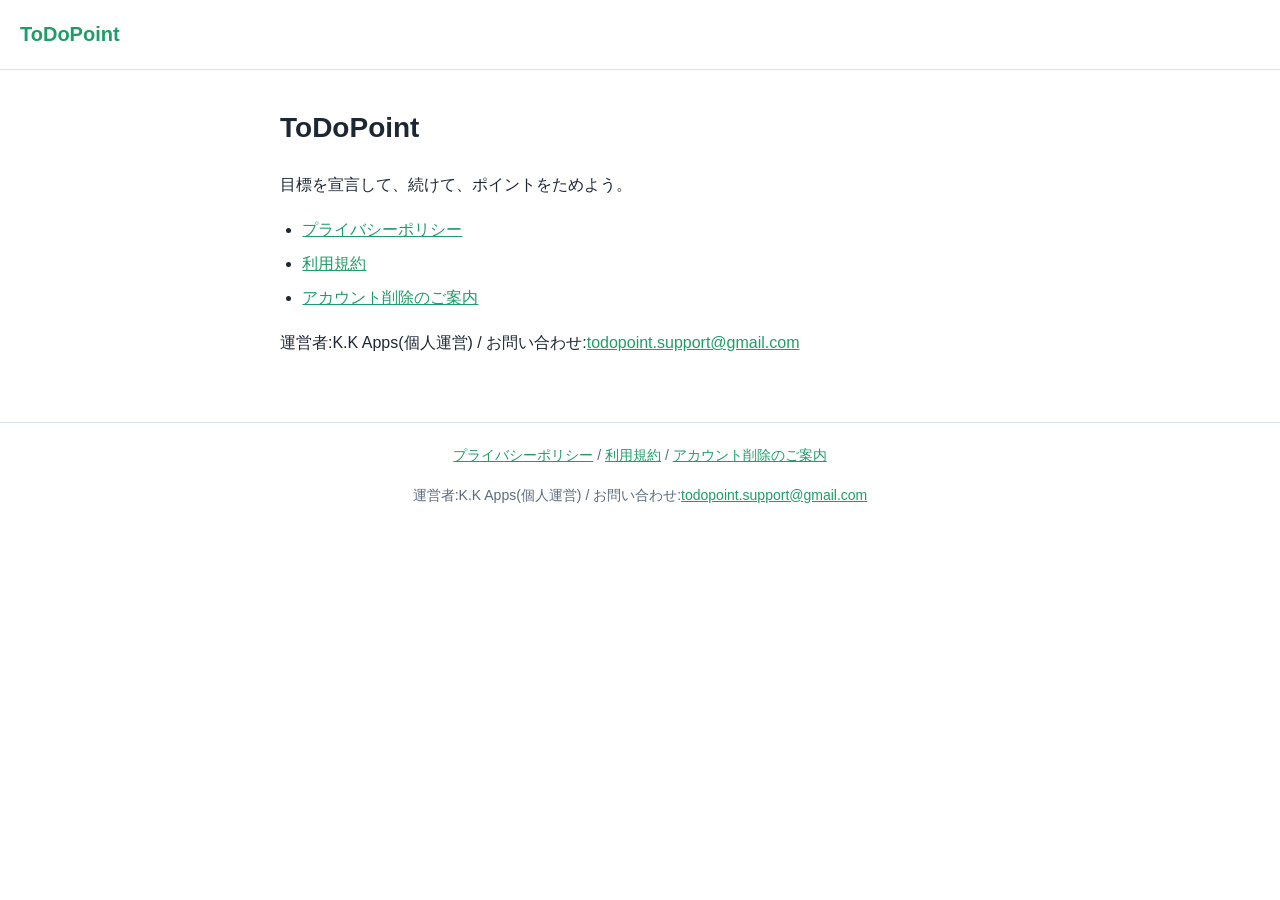
<file: index.html>
<!doctype html>
<html lang="ja">
<head>
<meta charset="utf-8">
<meta name="viewport" content="width=device-width, initial-scale=1">
<title>ToDoPoint | ToDoPoint</title>
<link rel="stylesheet" href="style.css">
</head>
<body>
<header><a href="./" class="brand">ToDoPoint</a></header>
<main>
<h1>ToDoPoint</h1>
<p>目標を宣言して、続けて、ポイントをためよう。</p>
<ul>
<li><a href="privacy.html">プライバシーポリシー</a></li>
<li><a href="terms.html">利用規約</a></li>
<li><a href="delete-account.html">アカウント削除のご案内</a></li>
</ul>
<p>運営者:K.K Apps(個人運営) / お問い合わせ:<a href="mailto:todopoint.support@gmail.com">todopoint.support@gmail.com</a></p>
</main>
<footer>
<nav><a href="privacy.html">プライバシーポリシー</a> / <a href="terms.html">利用規約</a> / <a href="delete-account.html">アカウント削除のご案内</a></nav>
<p>運営者:K.K Apps(個人運営) / お問い合わせ:<a href="mailto:todopoint.support@gmail.com">todopoint.support@gmail.com</a></p>
</footer>
</body>
</html>
</file>
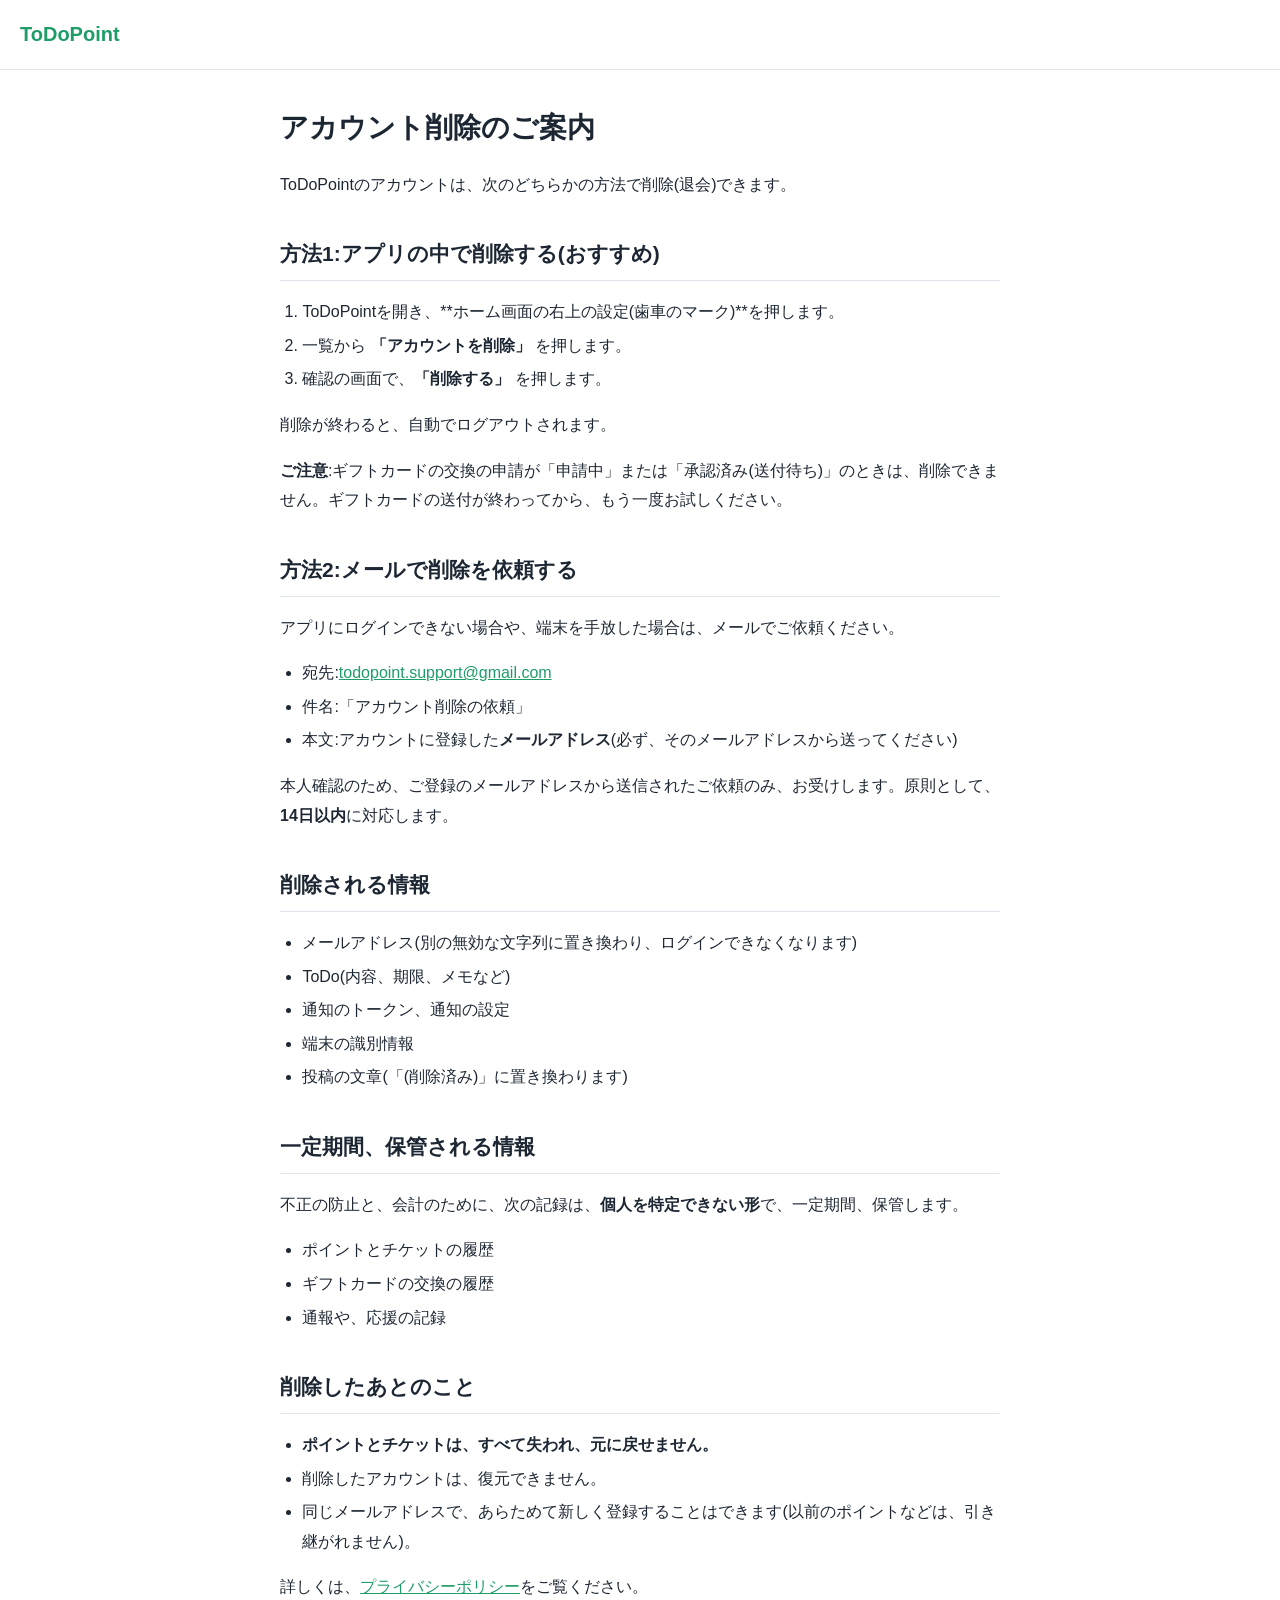
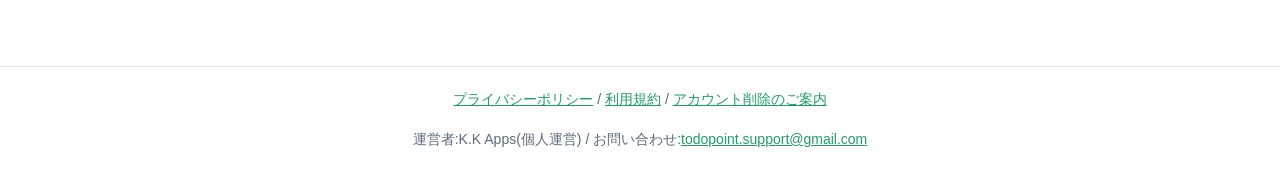
<file: delete-account.html>
<!doctype html>
<html lang="ja">
<head>
<meta charset="utf-8">
<meta name="viewport" content="width=device-width, initial-scale=1">
<title>アカウント削除のご案内 | ToDoPoint</title>
<link rel="stylesheet" href="style.css">
</head>
<body>
<header><a href="./" class="brand">ToDoPoint</a></header>
<main>
<h1>アカウント削除のご案内</h1>
<p>ToDoPointのアカウントは、次のどちらかの方法で削除(退会)できます。</p>
<h2>方法1:アプリの中で削除する(おすすめ)</h2>
<ol>
<li>ToDoPointを開き、**ホーム画面の右上の設定(歯車のマーク)**を押します。</li>
<li>一覧から <strong>「アカウントを削除」</strong> を押します。</li>
<li>確認の画面で、<strong>「削除する」</strong> を押します。</li>
</ol>
<p>削除が終わると、自動でログアウトされます。</p>
<p><strong>ご注意</strong>:ギフトカードの交換の申請が「申請中」または「承認済み(送付待ち)」のときは、削除できません。ギフトカードの送付が終わってから、もう一度お試しください。</p>
<h2>方法2:メールで削除を依頼する</h2>
<p>アプリにログインできない場合や、端末を手放した場合は、メールでご依頼ください。</p>
<ul>
<li>宛先:<a href="mailto:todopoint.support@gmail.com">todopoint.support@gmail.com</a></li>
<li>件名:「アカウント削除の依頼」</li>
<li>本文:アカウントに登録した<strong>メールアドレス</strong>(必ず、そのメールアドレスから送ってください)</li>
</ul>
<p>本人確認のため、ご登録のメールアドレスから送信されたご依頼のみ、お受けします。原則として、<strong>14日以内</strong>に対応します。</p>
<h2>削除される情報</h2>
<ul>
<li>メールアドレス(別の無効な文字列に置き換わり、ログインできなくなります)</li>
<li>ToDo(内容、期限、メモなど)</li>
<li>通知のトークン、通知の設定</li>
<li>端末の識別情報</li>
<li>投稿の文章(「(削除済み)」に置き換わります)</li>
</ul>
<h2>一定期間、保管される情報</h2>
<p>不正の防止と、会計のために、次の記録は、<strong>個人を特定できない形</strong>で、一定期間、保管します。</p>
<ul>
<li>ポイントとチケットの履歴</li>
<li>ギフトカードの交換の履歴</li>
<li>通報や、応援の記録</li>
</ul>
<h2>削除したあとのこと</h2>
<ul>
<li><strong>ポイントとチケットは、すべて失われ、元に戻せません。</strong></li>
<li>削除したアカウントは、復元できません。</li>
<li>同じメールアドレスで、あらためて新しく登録することはできます(以前のポイントなどは、引き継がれません)。</li>
</ul>
<p>詳しくは、<a href="privacy.html">プライバシーポリシー</a>をご覧ください。</p>
</main>
<footer>
<nav><a href="privacy.html">プライバシーポリシー</a> / <a href="terms.html">利用規約</a> / <a href="delete-account.html">アカウント削除のご案内</a></nav>
<p>運営者:K.K Apps(個人運営) / お問い合わせ:<a href="mailto:todopoint.support@gmail.com">todopoint.support@gmail.com</a></p>
</footer>
</body>
</html>
</file>
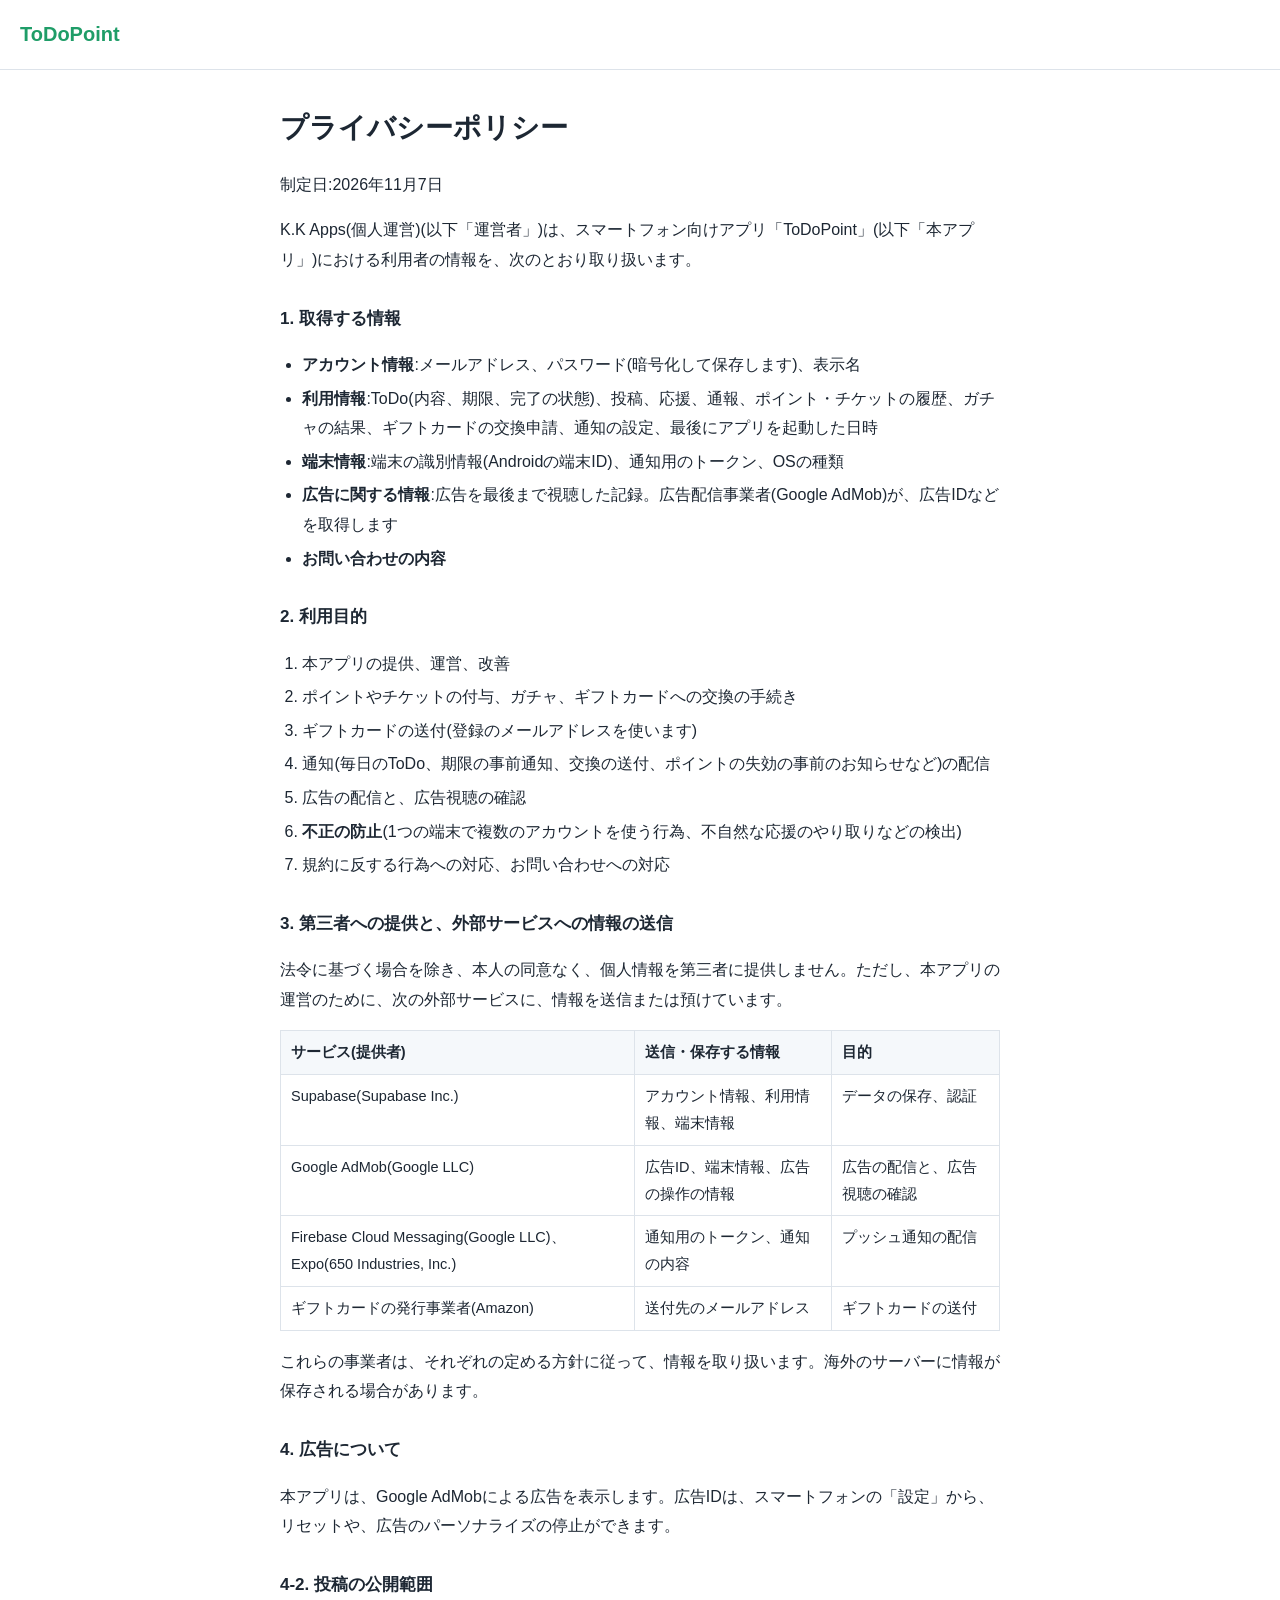
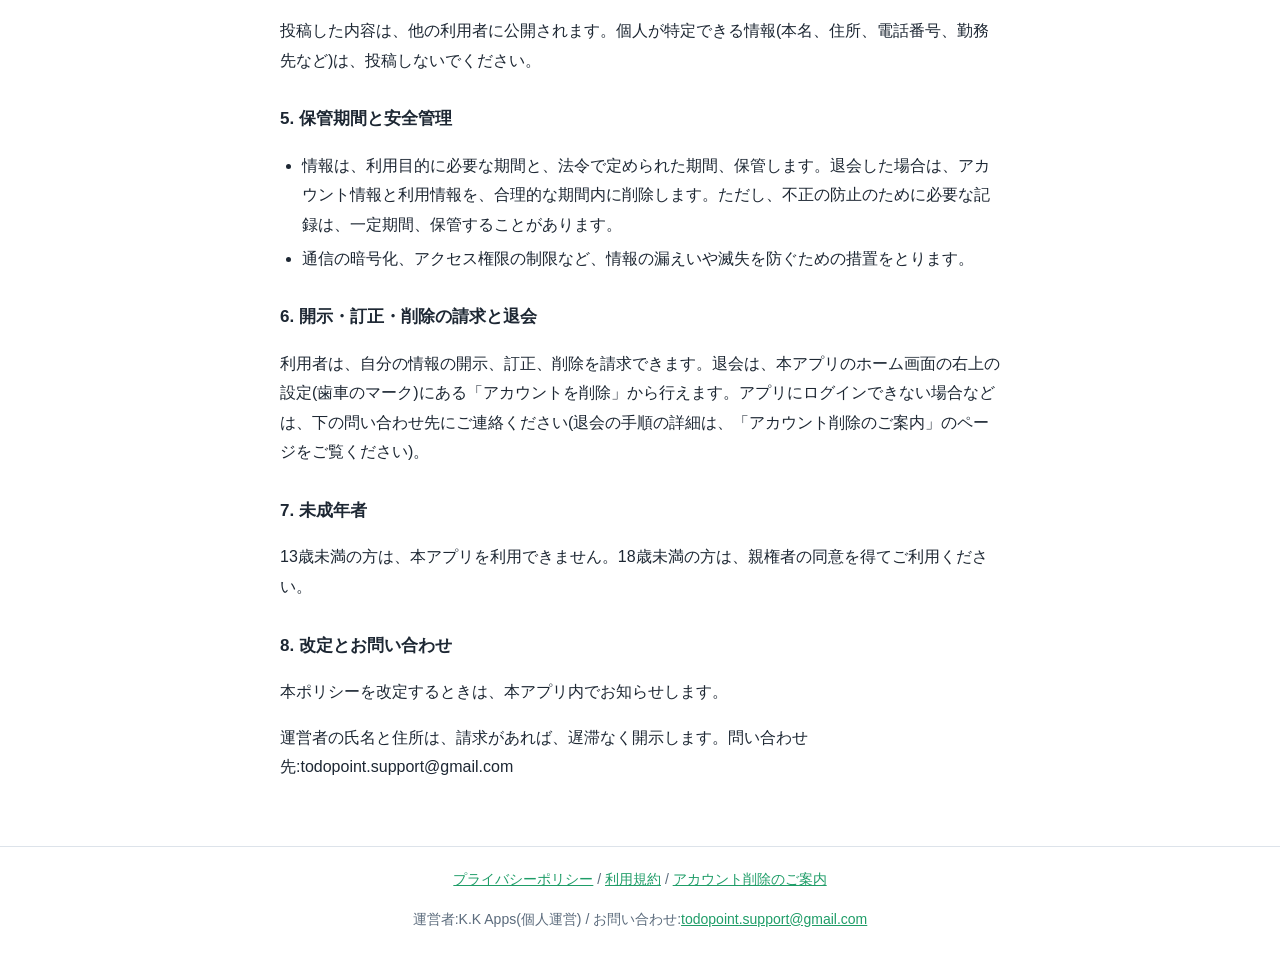
<file: privacy.html>
<!doctype html>
<html lang="ja">
<head>
<meta charset="utf-8">
<meta name="viewport" content="width=device-width, initial-scale=1">
<title>プライバシーポリシー | ToDoPoint</title>
<link rel="stylesheet" href="style.css">
</head>
<body>
<header><a href="./" class="brand">ToDoPoint</a></header>
<main>
<h1>プライバシーポリシー</h1>
<p>制定日:2026年11月7日</p>
<p>K.K Apps(個人運営)(以下「運営者」)は、スマートフォン向けアプリ「ToDoPoint」(以下「本アプリ」)における利用者の情報を、次のとおり取り扱います。</p>
<h3>1. 取得する情報</h3>
<ul>
<li><strong>アカウント情報</strong>:メールアドレス、パスワード(暗号化して保存します)、表示名</li>
<li><strong>利用情報</strong>:ToDo(内容、期限、完了の状態)、投稿、応援、通報、ポイント・チケットの履歴、ガチャの結果、ギフトカードの交換申請、通知の設定、最後にアプリを起動した日時</li>
<li><strong>端末情報</strong>:端末の識別情報(Androidの端末ID)、通知用のトークン、OSの種類</li>
<li><strong>広告に関する情報</strong>:広告を最後まで視聴した記録。広告配信事業者(Google AdMob)が、広告IDなどを取得します</li>
<li><strong>お問い合わせの内容</strong></li>
</ul>
<h3>2. 利用目的</h3>
<ol>
<li>本アプリの提供、運営、改善</li>
<li>ポイントやチケットの付与、ガチャ、ギフトカードへの交換の手続き</li>
<li>ギフトカードの送付(登録のメールアドレスを使います)</li>
<li>通知(毎日のToDo、期限の事前通知、交換の送付、ポイントの失効の事前のお知らせなど)の配信</li>
<li>広告の配信と、広告視聴の確認</li>
<li><strong>不正の防止</strong>(1つの端末で複数のアカウントを使う行為、不自然な応援のやり取りなどの検出)</li>
<li>規約に反する行為への対応、お問い合わせへの対応</li>
</ol>
<h3>3. 第三者への提供と、外部サービスへの情報の送信</h3>
<p>法令に基づく場合を除き、本人の同意なく、個人情報を第三者に提供しません。ただし、本アプリの運営のために、次の外部サービスに、情報を送信または預けています。</p>
<table>
<thead>
<tr>
<th>サービス(提供者)</th>
<th>送信・保存する情報</th>
<th>目的</th>
</tr>
</thead>
<tbody>
<tr>
<td>Supabase(Supabase Inc.)</td>
<td>アカウント情報、利用情報、端末情報</td>
<td>データの保存、認証</td>
</tr>
<tr>
<td>Google AdMob(Google LLC)</td>
<td>広告ID、端末情報、広告の操作の情報</td>
<td>広告の配信と、広告視聴の確認</td>
</tr>
<tr>
<td>Firebase Cloud Messaging(Google LLC)、Expo(650 Industries, Inc.)</td>
<td>通知用のトークン、通知の内容</td>
<td>プッシュ通知の配信</td>
</tr>
<tr>
<td>ギフトカードの発行事業者(Amazon)</td>
<td>送付先のメールアドレス</td>
<td>ギフトカードの送付</td>
</tr>
</tbody>
</table>
<p>これらの事業者は、それぞれの定める方針に従って、情報を取り扱います。海外のサーバーに情報が保存される場合があります。</p>
<h3>4. 広告について</h3>
<p>本アプリは、Google AdMobによる広告を表示します。広告IDは、スマートフォンの「設定」から、リセットや、広告のパーソナライズの停止ができます。</p>
<h3>4-2. 投稿の公開範囲</h3>
<p>投稿した内容は、他の利用者に公開されます。個人が特定できる情報(本名、住所、電話番号、勤務先など)は、投稿しないでください。</p>
<h3>5. 保管期間と安全管理</h3>
<ul>
<li>情報は、利用目的に必要な期間と、法令で定められた期間、保管します。退会した場合は、アカウント情報と利用情報を、合理的な期間内に削除します。ただし、不正の防止のために必要な記録は、一定期間、保管することがあります。</li>
<li>通信の暗号化、アクセス権限の制限など、情報の漏えいや滅失を防ぐための措置をとります。</li>
</ul>
<h3>6. 開示・訂正・削除の請求と退会</h3>
<p>利用者は、自分の情報の開示、訂正、削除を請求できます。退会は、本アプリのホーム画面の右上の設定(歯車のマーク)にある「アカウントを削除」から行えます。アプリにログインできない場合などは、下の問い合わせ先にご連絡ください(退会の手順の詳細は、「アカウント削除のご案内」のページをご覧ください)。</p>
<h3>7. 未成年者</h3>
<p>13歳未満の方は、本アプリを利用できません。18歳未満の方は、親権者の同意を得てご利用ください。</p>
<h3>8. 改定とお問い合わせ</h3>
<p>本ポリシーを改定するときは、本アプリ内でお知らせします。</p>
<p>運営者の氏名と住所は、請求があれば、遅滞なく開示します。問い合わせ先:todopoint.support@gmail.com</p>
</main>
<footer>
<nav><a href="privacy.html">プライバシーポリシー</a> / <a href="terms.html">利用規約</a> / <a href="delete-account.html">アカウント削除のご案内</a></nav>
<p>運営者:K.K Apps(個人運営) / お問い合わせ:<a href="mailto:todopoint.support@gmail.com">todopoint.support@gmail.com</a></p>
</footer>
</body>
</html>
</file>
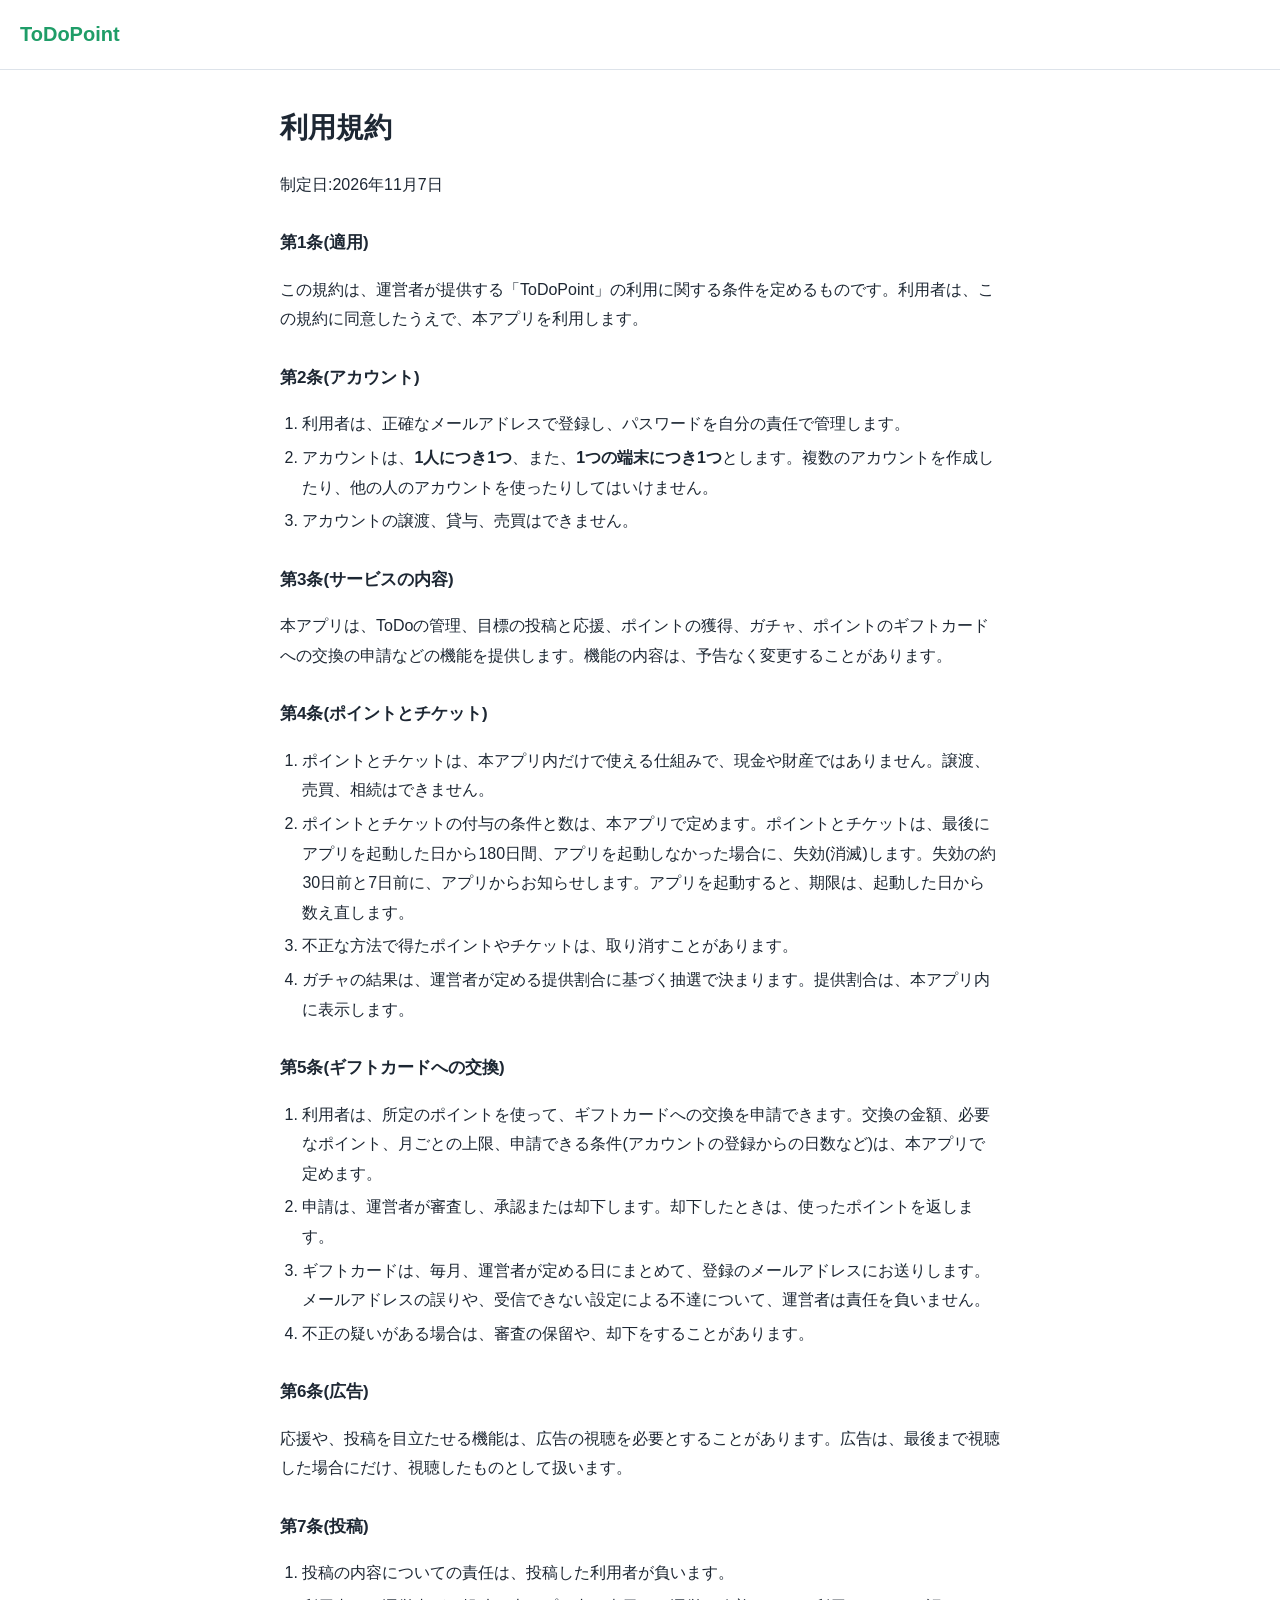
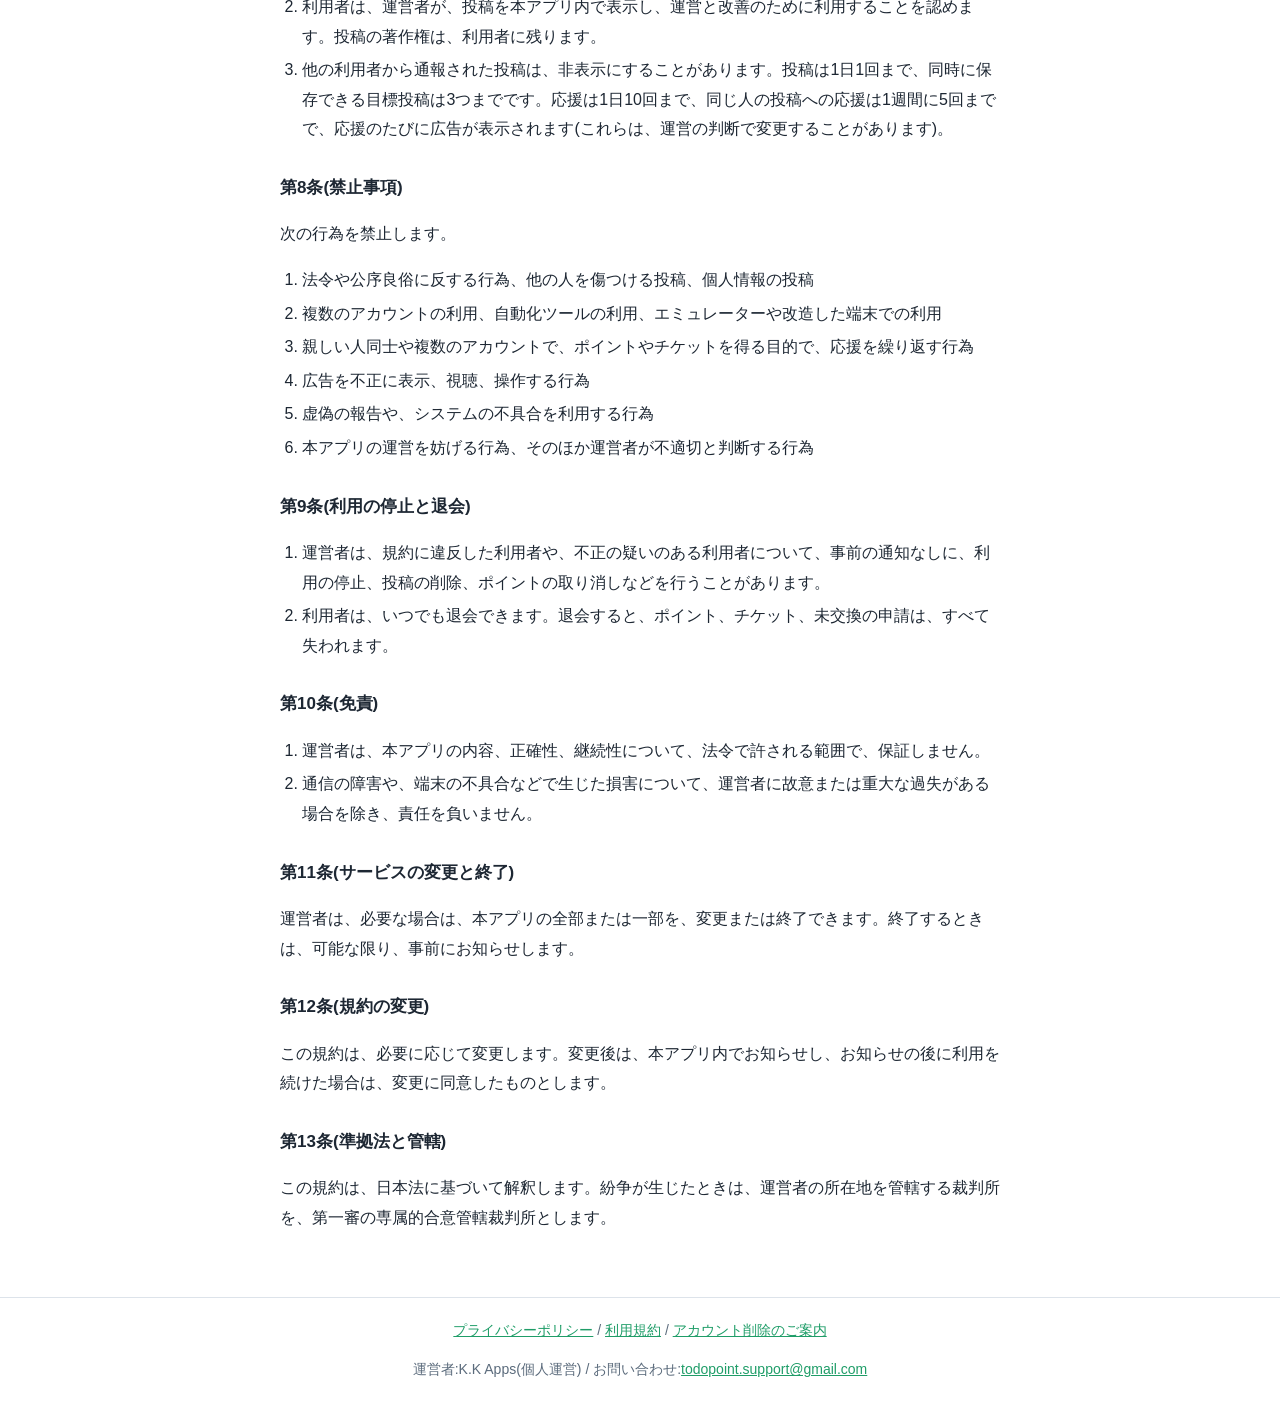
<file: terms.html>
<!doctype html>
<html lang="ja">
<head>
<meta charset="utf-8">
<meta name="viewport" content="width=device-width, initial-scale=1">
<title>利用規約 | ToDoPoint</title>
<link rel="stylesheet" href="style.css">
</head>
<body>
<header><a href="./" class="brand">ToDoPoint</a></header>
<main>
<h1>利用規約</h1>
<p>制定日:2026年11月7日</p>
<h3>第1条(適用)</h3>
<p>この規約は、運営者が提供する「ToDoPoint」の利用に関する条件を定めるものです。利用者は、この規約に同意したうえで、本アプリを利用します。</p>
<h3>第2条(アカウント)</h3>
<ol>
<li>利用者は、正確なメールアドレスで登録し、パスワードを自分の責任で管理します。</li>
<li>アカウントは、<strong>1人につき1つ</strong>、また、<strong>1つの端末につき1つ</strong>とします。複数のアカウントを作成したり、他の人のアカウントを使ったりしてはいけません。</li>
<li>アカウントの譲渡、貸与、売買はできません。</li>
</ol>
<h3>第3条(サービスの内容)</h3>
<p>本アプリは、ToDoの管理、目標の投稿と応援、ポイントの獲得、ガチャ、ポイントのギフトカードへの交換の申請などの機能を提供します。機能の内容は、予告なく変更することがあります。</p>
<h3>第4条(ポイントとチケット)</h3>
<ol>
<li>ポイントとチケットは、本アプリ内だけで使える仕組みで、現金や財産ではありません。譲渡、売買、相続はできません。</li>
<li>ポイントとチケットの付与の条件と数は、本アプリで定めます。ポイントとチケットは、最後にアプリを起動した日から180日間、アプリを起動しなかった場合に、失効(消滅)します。失効の約30日前と7日前に、アプリからお知らせします。アプリを起動すると、期限は、起動した日から数え直します。</li>
<li>不正な方法で得たポイントやチケットは、取り消すことがあります。</li>
<li>ガチャの結果は、運営者が定める提供割合に基づく抽選で決まります。提供割合は、本アプリ内に表示します。</li>
</ol>
<h3>第5条(ギフトカードへの交換)</h3>
<ol>
<li>利用者は、所定のポイントを使って、ギフトカードへの交換を申請できます。交換の金額、必要なポイント、月ごとの上限、申請できる条件(アカウントの登録からの日数など)は、本アプリで定めます。</li>
<li>申請は、運営者が審査し、承認または却下します。却下したときは、使ったポイントを返します。</li>
<li>ギフトカードは、毎月、運営者が定める日にまとめて、登録のメールアドレスにお送りします。メールアドレスの誤りや、受信できない設定による不達について、運営者は責任を負いません。</li>
<li>不正の疑いがある場合は、審査の保留や、却下をすることがあります。</li>
</ol>
<h3>第6条(広告)</h3>
<p>応援や、投稿を目立たせる機能は、広告の視聴を必要とすることがあります。広告は、最後まで視聴した場合にだけ、視聴したものとして扱います。</p>
<h3>第7条(投稿)</h3>
<ol>
<li>投稿の内容についての責任は、投稿した利用者が負います。</li>
<li>利用者は、運営者が、投稿を本アプリ内で表示し、運営と改善のために利用することを認めます。投稿の著作権は、利用者に残ります。</li>
<li>他の利用者から通報された投稿は、非表示にすることがあります。投稿は1日1回まで、同時に保存できる目標投稿は3つまでです。応援は1日10回まで、同じ人の投稿への応援は1週間に5回までで、応援のたびに広告が表示されます(これらは、運営の判断で変更することがあります)。</li>
</ol>
<h3>第8条(禁止事項)</h3>
<p>次の行為を禁止します。</p>
<ol>
<li>法令や公序良俗に反する行為、他の人を傷つける投稿、個人情報の投稿</li>
<li>複数のアカウントの利用、自動化ツールの利用、エミュレーターや改造した端末での利用</li>
<li>親しい人同士や複数のアカウントで、ポイントやチケットを得る目的で、応援を繰り返す行為</li>
<li>広告を不正に表示、視聴、操作する行為</li>
<li>虚偽の報告や、システムの不具合を利用する行為</li>
<li>本アプリの運営を妨げる行為、そのほか運営者が不適切と判断する行為</li>
</ol>
<h3>第9条(利用の停止と退会)</h3>
<ol>
<li>運営者は、規約に違反した利用者や、不正の疑いのある利用者について、事前の通知なしに、利用の停止、投稿の削除、ポイントの取り消しなどを行うことがあります。</li>
<li>利用者は、いつでも退会できます。退会すると、ポイント、チケット、未交換の申請は、すべて失われます。</li>
</ol>
<h3>第10条(免責)</h3>
<ol>
<li>運営者は、本アプリの内容、正確性、継続性について、法令で許される範囲で、保証しません。</li>
<li>通信の障害や、端末の不具合などで生じた損害について、運営者に故意または重大な過失がある場合を除き、責任を負いません。</li>
</ol>
<h3>第11条(サービスの変更と終了)</h3>
<p>運営者は、必要な場合は、本アプリの全部または一部を、変更または終了できます。終了するときは、可能な限り、事前にお知らせします。</p>
<h3>第12条(規約の変更)</h3>
<p>この規約は、必要に応じて変更します。変更後は、本アプリ内でお知らせし、お知らせの後に利用を続けた場合は、変更に同意したものとします。</p>
<h3>第13条(準拠法と管轄)</h3>
<p>この規約は、日本法に基づいて解釈します。紛争が生じたときは、運営者の所在地を管轄する裁判所を、第一審の専属的合意管轄裁判所とします。</p>
</main>
<footer>
<nav><a href="privacy.html">プライバシーポリシー</a> / <a href="terms.html">利用規約</a> / <a href="delete-account.html">アカウント削除のご案内</a></nav>
<p>運営者:K.K Apps(個人運営) / お問い合わせ:<a href="mailto:todopoint.support@gmail.com">todopoint.support@gmail.com</a></p>
</footer>
</body>
</html>
</file>
<file: style.css>
:root { color-scheme: light dark; --bg:#ffffff; --fg:#1d2733; --muted:#5b6b7c; --line:#dde3ea; --accent:#1f9d68; --card:#f5f8fb; }
@media (prefers-color-scheme: dark) { :root { --bg:#0d1520; --fg:#e8eef4; --muted:#93a1b1; --line:#243246; --accent:#7fe0ab; --card:#16202c; } }
* { box-sizing: border-box; }
body { margin:0; background:var(--bg); color:var(--fg); font-family:-apple-system,BlinkMacSystemFont,"Hiragino Sans","Noto Sans JP","Yu Gothic",Meiryo,sans-serif; line-height:1.85; }
header { padding:16px 20px; border-bottom:1px solid var(--line); }
.brand { color:var(--accent); font-weight:800; font-size:20px; text-decoration:none; }
main { max-width:760px; margin:0 auto; padding:24px 20px 48px; }
h1 { font-size:28px; margin:8px 0 12px; }
h2 { font-size:21px; margin:36px 0 8px; padding-bottom:6px; border-bottom:1px solid var(--line); }
h3 { font-size:17px; margin:28px 0 6px; }
a { color:var(--accent); }
table { width:100%; border-collapse:collapse; margin:12px 0; font-size:14.5px; display:block; overflow-x:auto; }
th, td { border:1px solid var(--line); padding:8px 10px; text-align:left; vertical-align:top; }
th { background:var(--card); }
ul, ol { padding-left:1.4em; }
li { margin:4px 0; }
footer { border-top:1px solid var(--line); padding:20px; text-align:center; color:var(--muted); font-size:14px; }
footer nav { margin-bottom:6px; }
</file>
